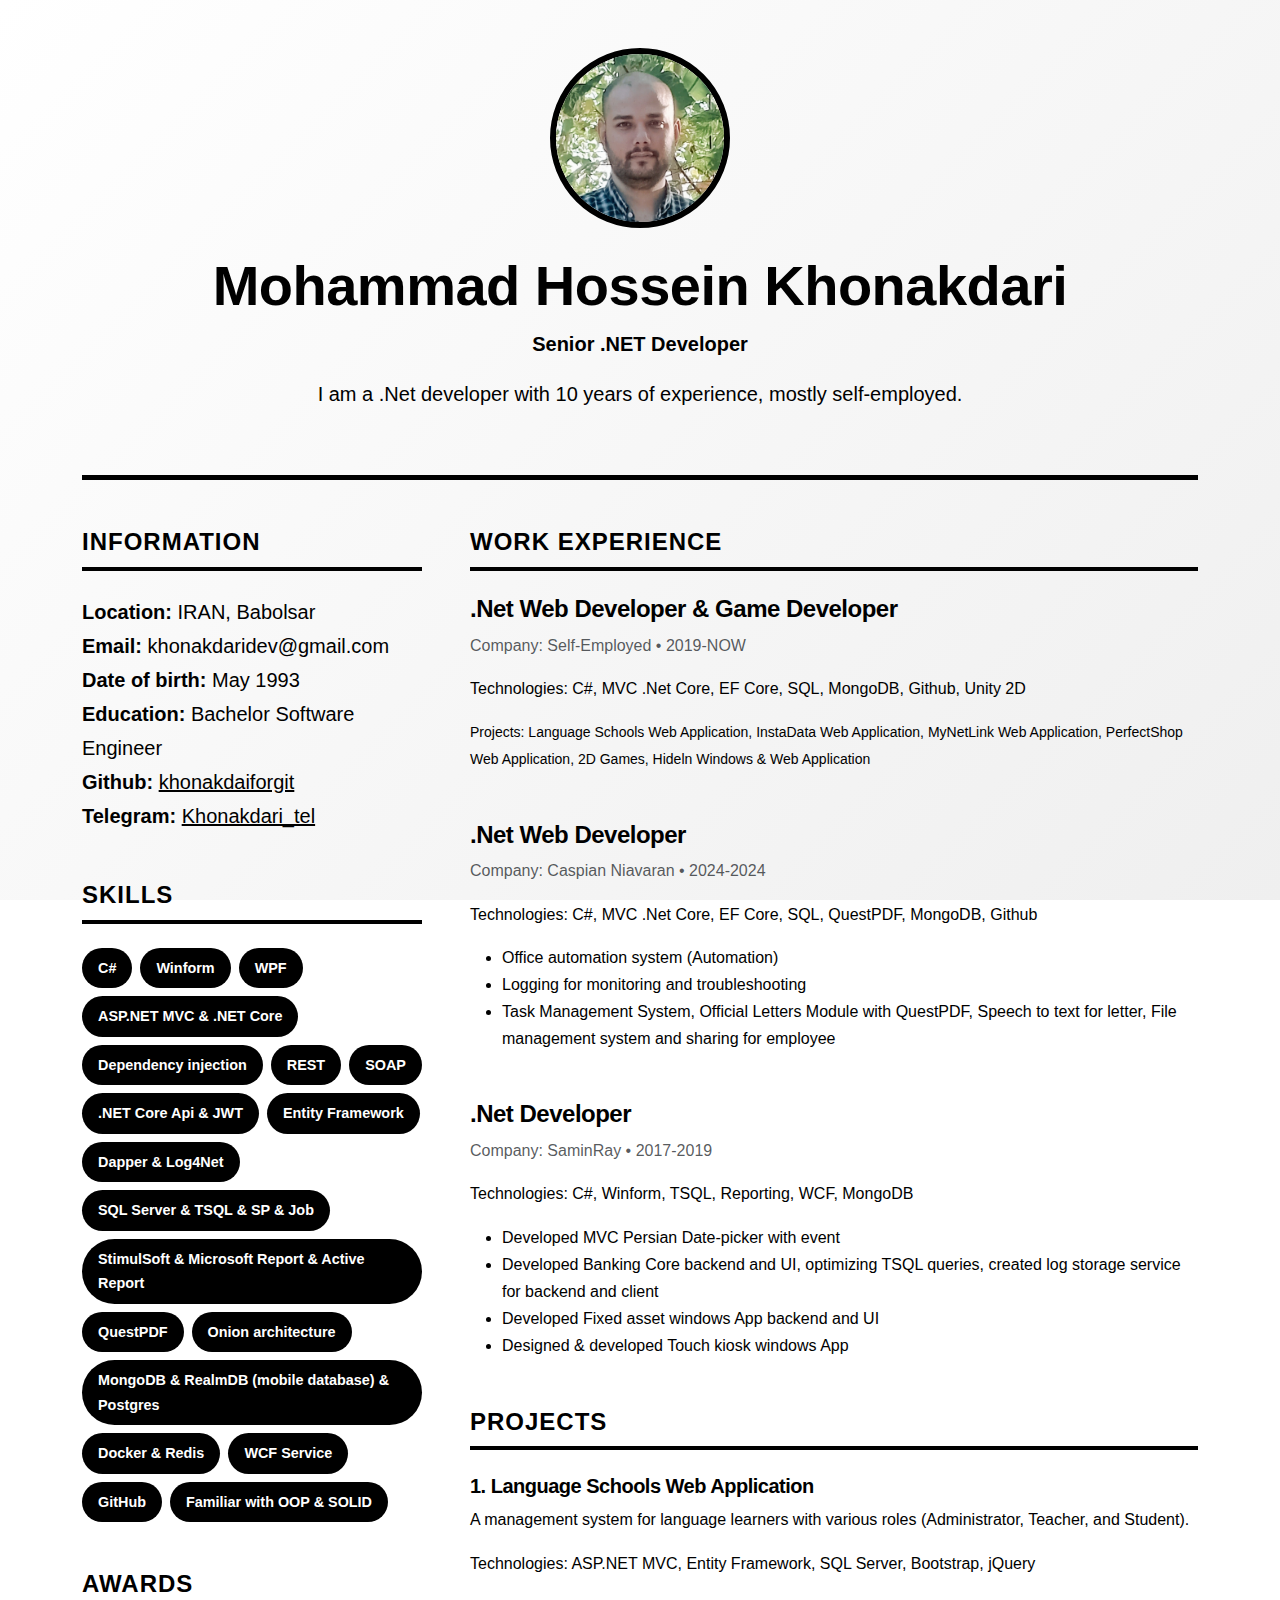
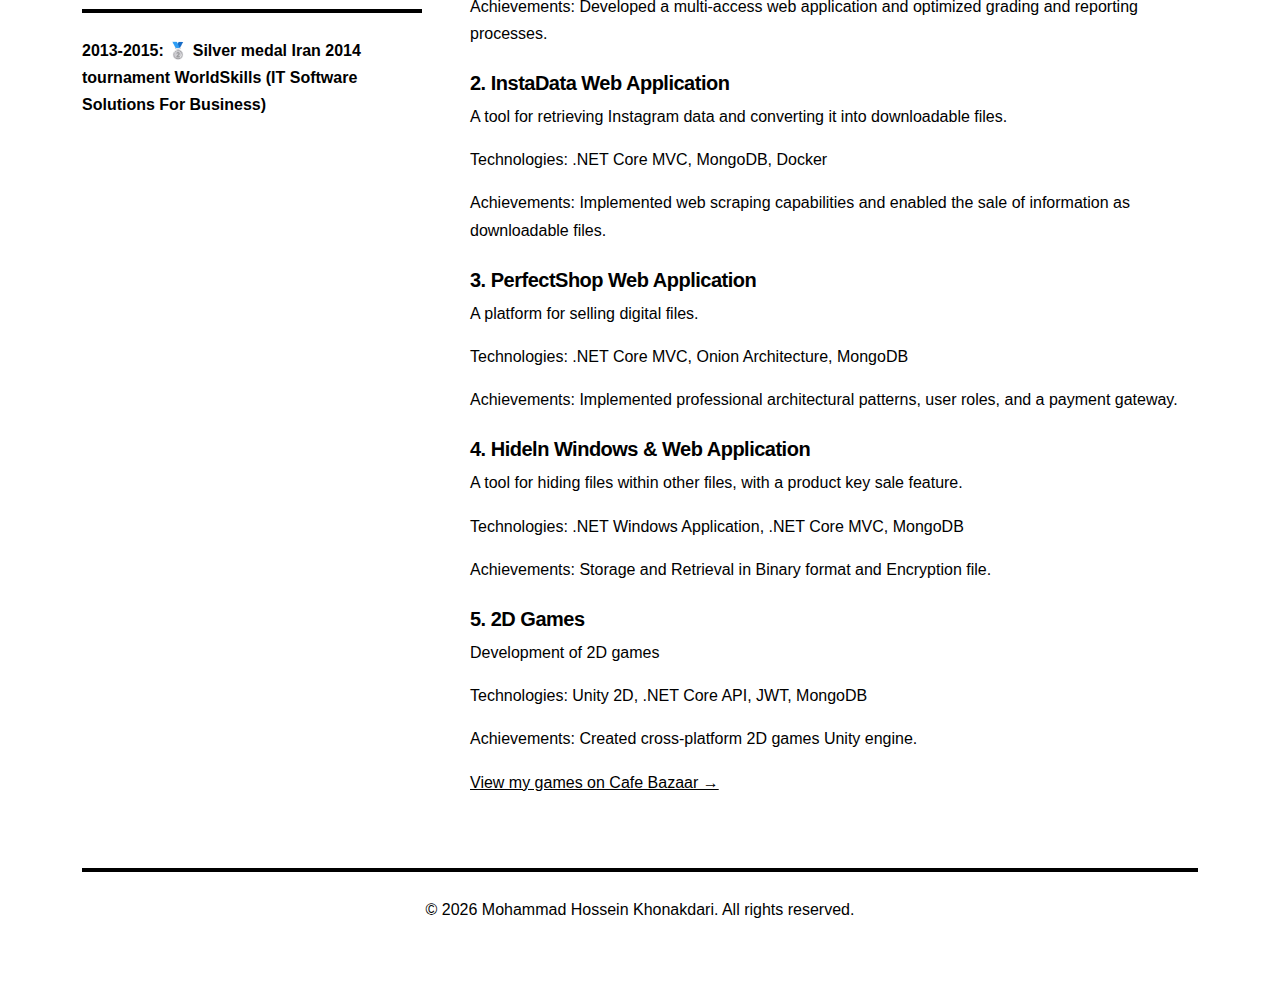
<file: inessx.html>
﻿<!DOCTYPE html>
<html lang="en" dir="ltr">
<head>
    <meta charset="UTF-8">
    <meta name="viewport" content="width=device-width, initial-scale=1.0">
    <title>Mohammad Hossein Khonakdari - Senior .NET Developer</title>
    <meta name="google-site-verification" content="ua5C8jaHw91OR3mntPOICjhn4kCFg5y7HLtRFRVEucc" />
    <meta name="description" content="Mohammad Hossein Khonakdari, a Senior .Net Developer">

    <!-- Bootstrap 5.3 -->
    <link href="https://cdn.jsdelivr.net/npm/bootstrap@5.3.3/dist/css/bootstrap.min.css" rel="stylesheet">
    <link rel="icon" href="data:,">
    <link rel="stylesheet" href="Style/style.css" />

</head>
<body class="bg-white text-black">

    <div class="container py-5">
        <!-- Header -->
        <header class="text-center mb-5 pb-5 border-bottom border-5 border-black">
            <img src="Images/ProfilePhoto.jpg" alt="Mohammad Hossein Khonakdari" class="rounded-circle profile-img mb-4">
            <h1 class="display-4 fw-bold">Mohammad Hossein Khonakdari</h1>
            <p class="lead fw-bold">Senior .NET Developer</p>
            <p class="fs-5">I am a .Net developer with 10 years of experience, mostly self-employed.</p>
        </header>

        <div class="row g-5">
            <!-- Left Column -->
            <div class="col-lg-4">

                <!-- Information -->
                <section class="mb-5">
                    <h2 class="section-title">Information</h2>
                    <ul class="list-unstyled fs-5">
                        <li><strong>Location:</strong> IRAN, Babolsar</li>
                        <li><strong>Email:</strong> khonakdaridev@gmail.com</li>
                        <li><strong>Date of birth:</strong> May 1993</li>
                        <li><strong>Education:</strong> Bachelor Software Engineer</li>
                        <li><strong>Github:</strong> <a href="https://github.com/khonakdaiforgit" target="_blank">khonakdaiforgit</a></li>
                        <li><strong>Telegram:</strong> <a href="https://t.me/Khonakdari_tel" target="_blank">Khonakdari_tel</a></li>
                    </ul>
                </section>

                <!-- Skills -->
                <section class="mb-5">
                    <h2 class="section-title">Skills</h2>
                    <div class="d-flex flex-wrap gap-2">
                        <span class="skill-tag">C#</span>
                        <span class="skill-tag">Winform</span>
                        <span class="skill-tag">WPF</span>
                        <span class="skill-tag">ASP.NET MVC & .NET Core</span>
                        <span class="skill-tag">Dependency injection</span>
                        <span class="skill-tag">REST</span>
                        <span class="skill-tag">SOAP</span>
                        <span class="skill-tag">.NET Core Api & JWT</span>
                        <span class="skill-tag">Entity Framework</span>
                        <span class="skill-tag">Dapper & Log4Net</span>
                        <span class="skill-tag">SQL Server & TSQL & SP & Job</span>
                        <span class="skill-tag">StimulSoft & Microsoft Report & Active Report</span>
                        <span class="skill-tag">QuestPDF</span>
                        <span class="skill-tag">Onion architecture</span>
                        <span class="skill-tag">MongoDB & RealmDB (mobile database) & Postgres</span>
                        <span class="skill-tag">Docker & Redis</span>
                        <span class="skill-tag">WCF Service</span>
                        <span class="skill-tag">GitHub</span>
                        <span class="skill-tag">Familiar with OOP & SOLID</span>
                    </div>
                </section>

                <!-- Awards -->
                <section class="mb-5">
                    <h2 class="section-title">Awards</h2>
                    <p class="fw-bold">2013-2015: 🥈 Silver medal Iran 2014 tournament WorldSkills (IT Software Solutions For Business)</p>
                </section>

            </div>

            <!-- Right Column -->
            <div class="col-lg-8">

                <!-- Work Experience -->
                <section class="mb-5">
                    <h2 class="section-title">Work Experience</h2>

                    <div class="mb-5">
                        <h4 class="fw-bold">.Net Web Developer & Game Developer</h4>
                        <p class="text-muted">Company: Self-Employed • 2019-NOW</p>
                        <p>Technologies: C#, MVC .Net Core, EF Core, SQL, MongoDB, Github, Unity 2D</p>
                        <small>Projects: Language Schools Web Application, InstaData Web Application, MyNetLink Web Application, PerfectShop Web Application, 2D Games, Hideln Windows & Web Application</small>
                    </div>

                    <div class="mb-5">
                        <h4 class="fw-bold">.Net Web Developer</h4>
                        <p class="text-muted">Company: Caspian Niavaran • 2024-2024</p>
                        <p>Technologies: C#, MVC .Net Core, EF Core, SQL, QuestPDF, MongoDB, Github</p>
                        <ul>
                            <li>Office automation system (Automation)</li>
                            <li>Logging for monitoring and troubleshooting</li>
                            <li>Task Management System, Official Letters Module with QuestPDF, Speech to text for letter, File management system and sharing for employee</li>
                        </ul>
                    </div>

                    <div class="mb-5">
                        <h4 class="fw-bold">.Net Developer</h4>
                        <p class="text-muted">Company: SaminRay • 2017-2019</p>
                        <p>Technologies: C#, Winform, TSQL, Reporting, WCF, MongoDB</p>
                        <ul>
                            <li>Developed MVC Persian Date-picker with event</li>
                            <li>Developed Banking Core backend and UI, optimizing TSQL queries, created log storage service for backend and client</li>
                            <li>Developed Fixed asset windows App backend and UI</li>
                            <li>Designed & developed Touch kiosk windows App</li>
                        </ul>
                    </div>
                </section>

                <!-- Projects -->
                <section>
                    <h2 class="section-title">Projects</h2>

                    <div class="mb-4">
                        <h5 class="fw-bold">1. Language Schools Web Application</h5>
                        <p>A management system for language learners with various roles (Administrator, Teacher, and Student).</p>
                        <p>Technologies: ASP.NET MVC, Entity Framework, SQL Server, Bootstrap, jQuery</p>
                        <p>Achievements: Developed a multi-access web application and optimized grading and reporting processes.</p>
                    </div>

                    <div class="mb-4">
                        <h5 class="fw-bold">2. InstaData Web Application</h5>
                        <p>A tool for retrieving Instagram data and converting it into downloadable files.</p>
                        <p>Technologies: .NET Core MVC, MongoDB, Docker</p>
                        <p>Achievements: Implemented web scraping capabilities and enabled the sale of information as downloadable files.</p>
                    </div>

                    <div class="mb-4">
                        <h5 class="fw-bold">3. PerfectShop Web Application</h5>
                        <p>A platform for selling digital files.</p>
                        <p>Technologies: .NET Core MVC, Onion Architecture, MongoDB</p>
                        <p>Achievements: Implemented professional architectural patterns, user roles, and a payment gateway.</p>
                    </div>

                    <div class="mb-4">
                        <h5 class="fw-bold">4. Hideln Windows & Web Application</h5>
                        <p>A tool for hiding files within other files, with a product key sale feature.</p>
                        <p>Technologies: .NET Windows Application, .NET Core MVC, MongoDB</p>
                        <p>Achievements: Storage and Retrieval in Binary format and Encryption file.</p>
                    </div>

                    <div class="mb-4">
                        <h5 class="fw-bold">5. 2D Games</h5>
                        <p>Development of 2D games</p>
                        <p>Technologies: Unity 2D, .NET Core API, JWT, MongoDB</p>
                        <p>Achievements: Created cross-platform 2D games Unity engine.</p>
                        <p><a href="https://cafebazaar.ir/developer/378601856738?l=en" target="_blank">View my games on Cafe Bazaar →</a></p>
                    </div>
                </section>

            </div>
        </div>

        <footer class="text-center mt-5 py-4 border-top border-4 border-black">
            <p class="mb-0">© <span id="currentYear"></span> Mohammad Hossein Khonakdari. All rights reserved.</p>
        </footer>
    </div>

    <script src="https://cdn.jsdelivr.net/npm/bootstrap@5.3.3/dist/js/bootstrap.bundle.min.js"></script>
    <script>
        document.getElementById('currentYear').textContent = new Date().getFullYear();
    </script>
</body>
</html>
</file>
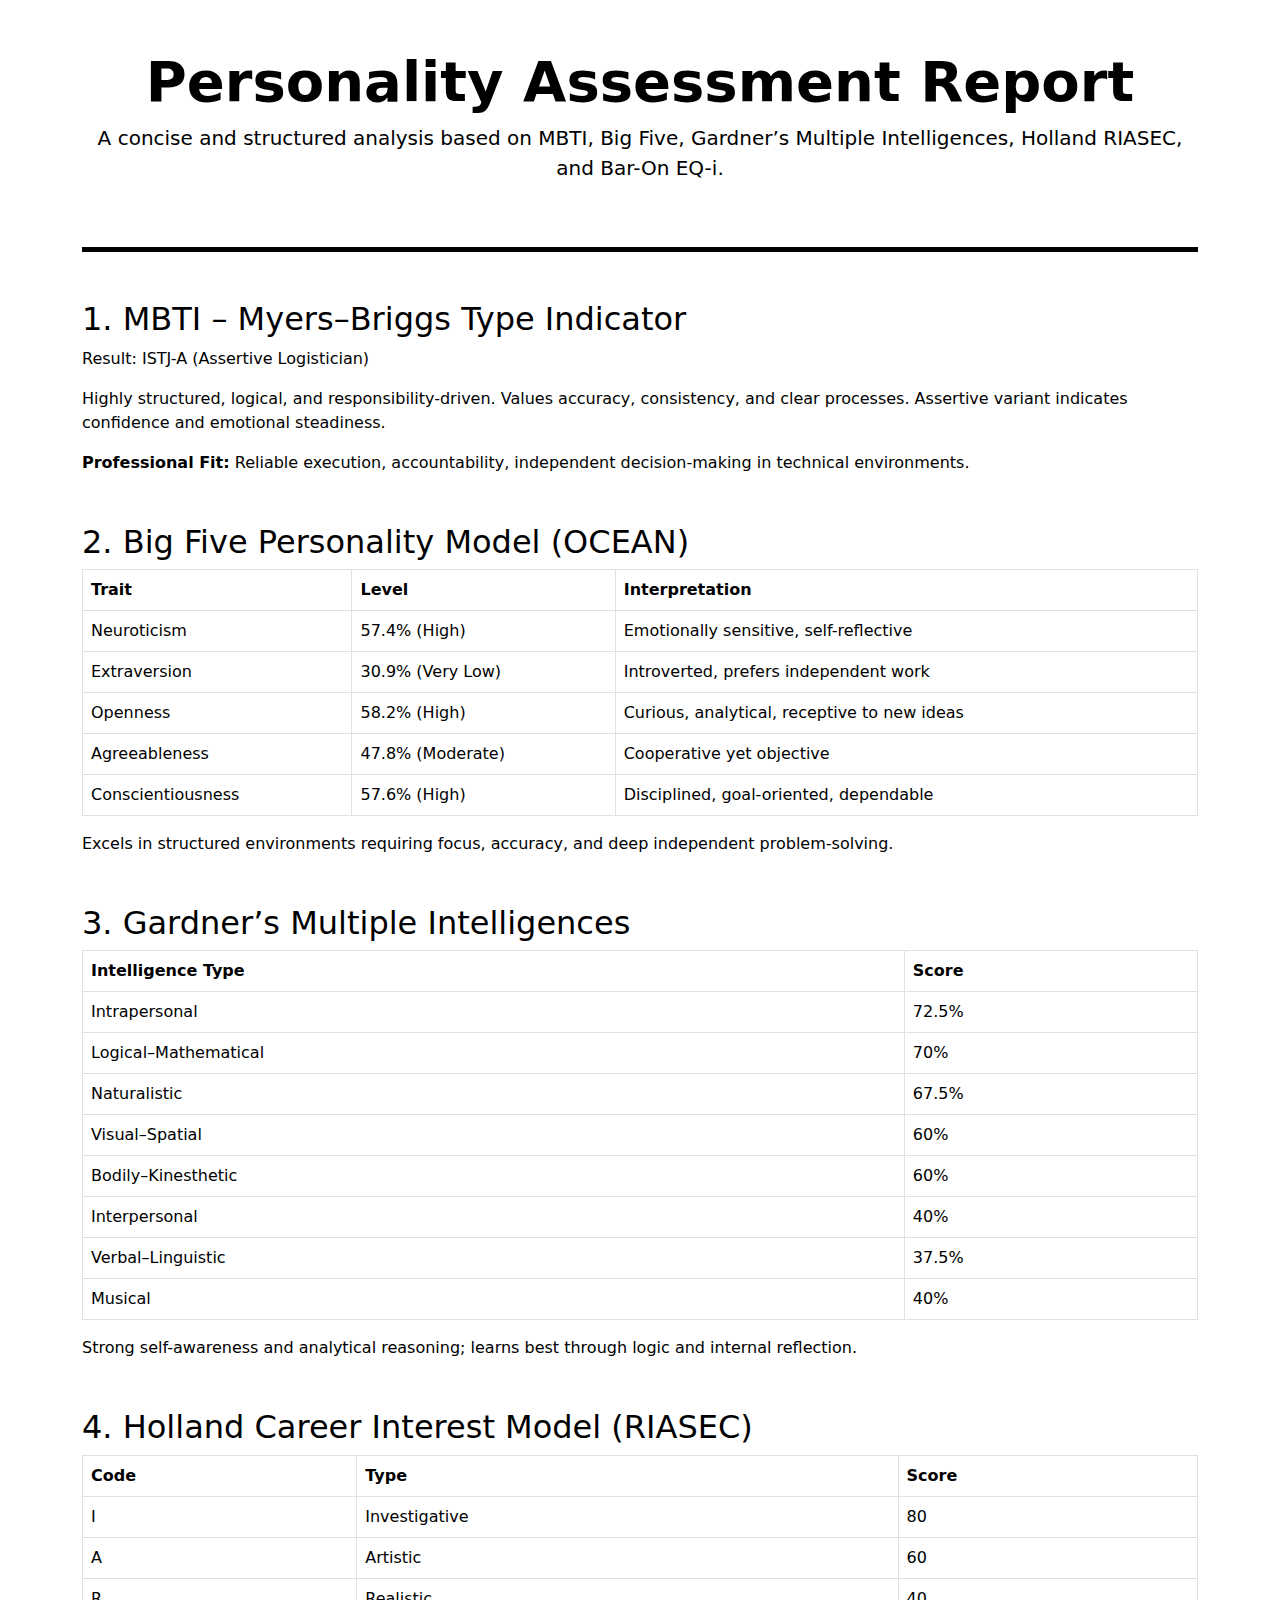
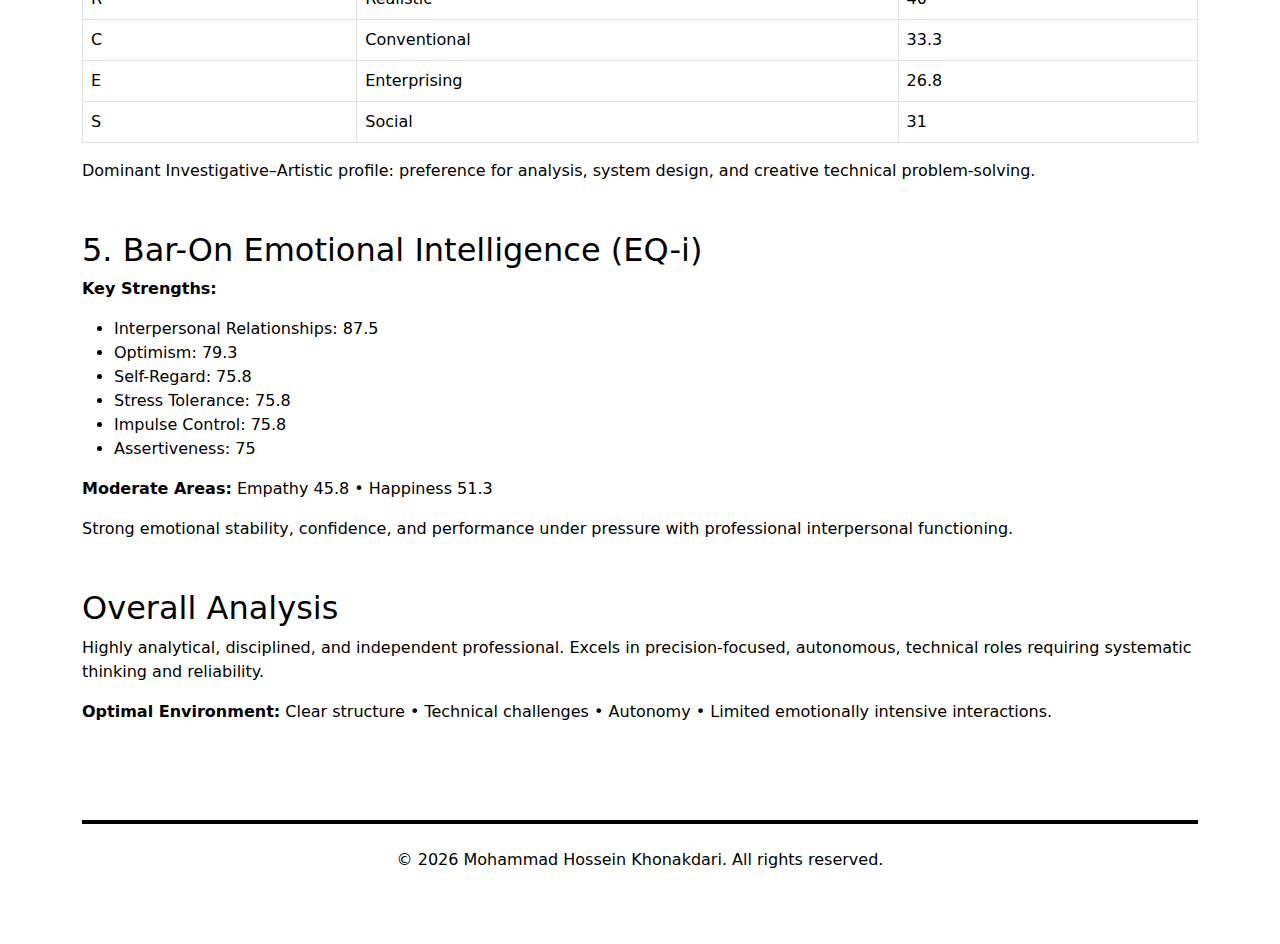
<file: PersonalityAssessmentReport (2).html>
﻿<!DOCTYPE html>
<html lang="en" dir="ltr" >
<head>
    <meta name="viewport" content="width=device-width, initial-scale=1.0">
    <title>Mohammad Hossein Khonakdari - Personality Assessment Report</title>
    <meta name="description" content="Personality Assessment Report - Mohammad Hossein Khonakdari">

    <!-- Bootstrap 5.3 -->
    <link href="https://cdn.jsdelivr.net/npm/bootstrap@5.3.3/dist/css/bootstrap.min.css" rel="stylesheet">
    <link rel="icon" href="data:,">
    <!--<link rel="stylesheet" href="Style/style.css" />-->
    
</head>
<body class="text-black">

    <div class="container py-5">
        <!-- Header -->
        <header class="text-center mb-5 pb-5 border-bottom border-5 border-black">
            <h1 class="display-4 fw-bold">Personality Assessment Report</h1>
            <p class="fs-5">A concise and structured analysis based on MBTI, Big Five, Gardner’s Multiple Intelligences, Holland RIASEC, and Bar-On EQ-i.</p>
        </header>

        <div class="row g-5">

            <div class="col">

                <!-- MBTI -->
                <section class="mb-5">
                    <h2 class="section-title">1. MBTI – Myers–Briggs Type Indicator</h2>
                    <div class="mb-4">
                        <p>Result: ISTJ-A (Assertive Logistician)</p>
                        <p>Highly structured, logical, and responsibility-driven. Values accuracy, consistency, and clear processes. Assertive variant indicates confidence and emotional steadiness.</p>
                        <p><strong>Professional Fit:</strong> Reliable execution, accountability, independent decision-making in technical environments.</p>
                    </div>
                </section>

                <!-- Big Five -->
                <section class="mb-5">
                    <h2 class="section-title">2. Big Five Personality Model (OCEAN)</h2>
                    <div class="table-responsive">
                        <table class="table table-bordered">
                            <thead>
                                <tr>
                                    <th>Trait</th>
                                    <th>Level</th>
                                    <th>Interpretation</th>
                                </tr>
                            </thead>
                            <tbody>
                                <tr><td>Neuroticism</td><td>57.4% (High)</td><td>Emotionally sensitive, self-reflective</td></tr>
                                <tr><td>Extraversion</td><td>30.9% (Very Low)</td><td>Introverted, prefers independent work</td></tr>
                                <tr><td>Openness</td><td>58.2% (High)</td><td>Curious, analytical, receptive to new ideas</td></tr>
                                <tr><td>Agreeableness</td><td>47.8% (Moderate)</td><td>Cooperative yet objective</td></tr>
                                <tr><td>Conscientiousness</td><td>57.6% (High)</td><td>Disciplined, goal-oriented, dependable</td></tr>
                            </tbody>
                        </table>
                    </div>
                    <p>Excels in structured environments requiring focus, accuracy, and deep independent problem-solving.</p>
                </section>

                <!-- Gardner -->
                <section class="mb-5">
                    <h2 class="section-title">3. Gardner’s Multiple Intelligences</h2>
                    <div class="table-responsive">
                        <table class="table table-bordered">
                            <thead>
                                <tr>
                                    <th>Intelligence Type</th>
                                    <th>Score</th>
                                </tr>
                            </thead>
                            <tbody>
                                <tr><td>Intrapersonal</td><td>72.5%</td></tr>
                                <tr><td>Logical–Mathematical</td><td>70%</td></tr>
                                <tr><td>Naturalistic</td><td>67.5%</td></tr>
                                <tr><td>Visual–Spatial</td><td>60%</td></tr>
                                <tr><td>Bodily–Kinesthetic</td><td>60%</td></tr>
                                <tr><td>Interpersonal</td><td>40%</td></tr>
                                <tr><td>Verbal–Linguistic</td><td>37.5%</td></tr>
                                <tr><td>Musical</td><td>40%</td></tr>
                            </tbody>
                        </table>
                    </div>
                    <p>Strong self-awareness and analytical reasoning; learns best through logic and internal reflection.</p>
                </section>

                <!-- Holland RIASEC -->
                <section class="mb-5">
                    <h2 class="section-title">4. Holland Career Interest Model (RIASEC)</h2>
                    <div class="table-responsive">
                        <table class="table table-bordered">
                            <thead>
                                <tr>
                                    <th>Code</th>
                                    <th>Type</th>
                                    <th>Score</th>
                                </tr>
                            </thead>
                            <tbody>
                                <tr><td>I</td><td>Investigative</td><td>80</td></tr>
                                <tr><td>A</td><td>Artistic</td><td>60</td></tr>
                                <tr><td>R</td><td>Realistic</td><td>40</td></tr>
                                <tr><td>C</td><td>Conventional</td><td>33.3</td></tr>
                                <tr><td>E</td><td>Enterprising</td><td>26.8</td></tr>
                                <tr><td>S</td><td>Social</td><td>31</td></tr>
                            </tbody>
                        </table>
                    </div>
                    <p>Dominant Investigative–Artistic profile: preference for analysis, system design, and creative technical problem-solving.</p>
                </section>

                <!-- EQ-i -->
                <section class="mb-5">
                    <h2 class="section-title">5. Bar-On Emotional Intelligence (EQ-i)</h2>
                    <p><strong>Key Strengths:</strong></p>
                    <ul>
                        <li>Interpersonal Relationships: 87.5</li>
                        <li>Optimism: 79.3</li>
                        <li>Self-Regard: 75.8</li>
                        <li>Stress Tolerance: 75.8</li>
                        <li>Impulse Control: 75.8</li>
                        <li>Assertiveness: 75</li>
                    </ul>
                    <p><strong>Moderate Areas:</strong> Empathy 45.8 • Happiness 51.3</p>
                    <p>Strong emotional stability, confidence, and performance under pressure with professional interpersonal functioning.</p>
                </section>

                <!-- Overall -->
                <section class="mb-5">
                    <h2 class="section-title">Overall Analysis</h2>
                    <p>Highly analytical, disciplined, and independent professional. Excels in precision-focused, autonomous, technical roles requiring systematic thinking and reliability.</p>
                    <p><strong>Optimal Environment:</strong> Clear structure • Technical challenges • Autonomy • Limited emotionally intensive interactions.</p>
                </section>

            </div>
        </div>

        <footer class="text-center mt-5 py-4 border-top border-4 border-black">
            <p class="mb-0">© <span id="currentYear"></span> Mohammad Hossein Khonakdari. All rights reserved.</p>
        </footer>
    </div>

    <script src="https://cdn.jsdelivr.net/npm/bootstrap@5.3.3/dist/js/bootstrap.bundle.min.js"></script>
    <script>
        document.getElementById('currentYear').textContent = new Date().getFullYear();
    </script>
</body>
</html>
</file>
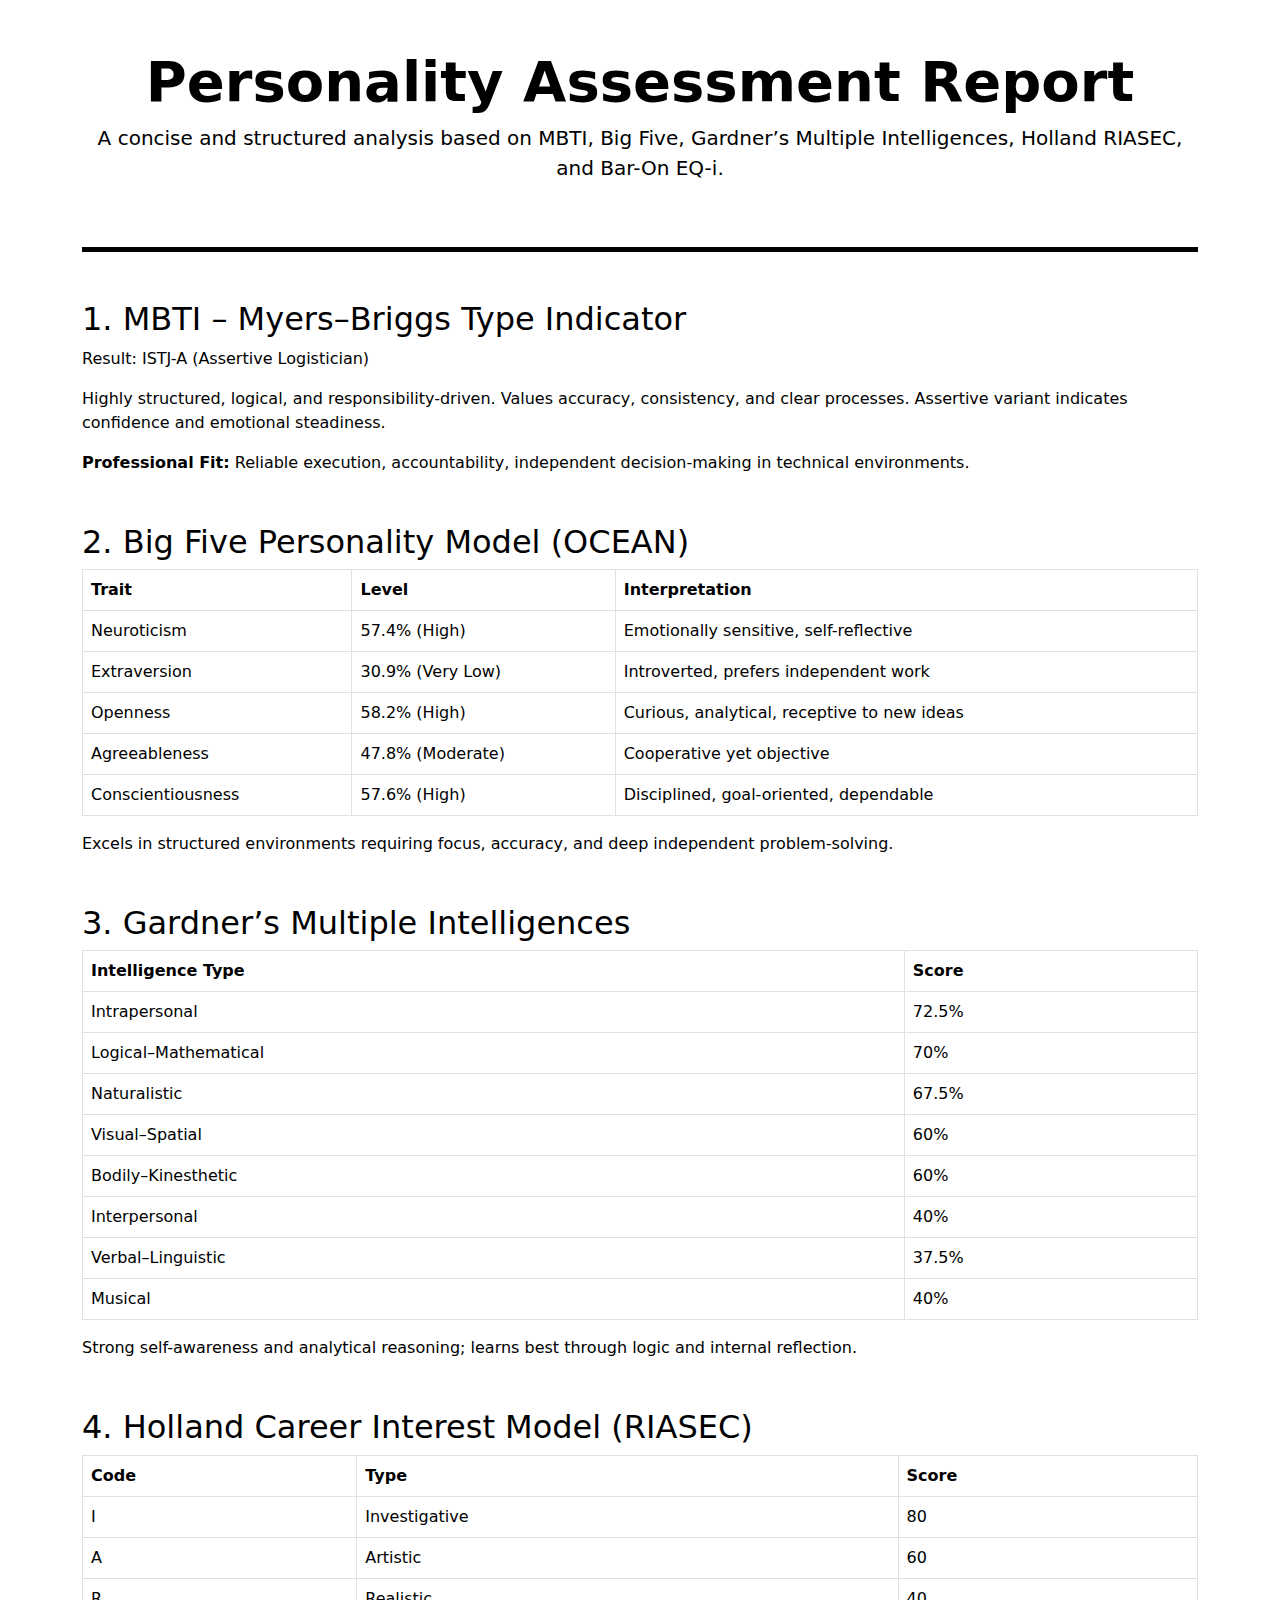
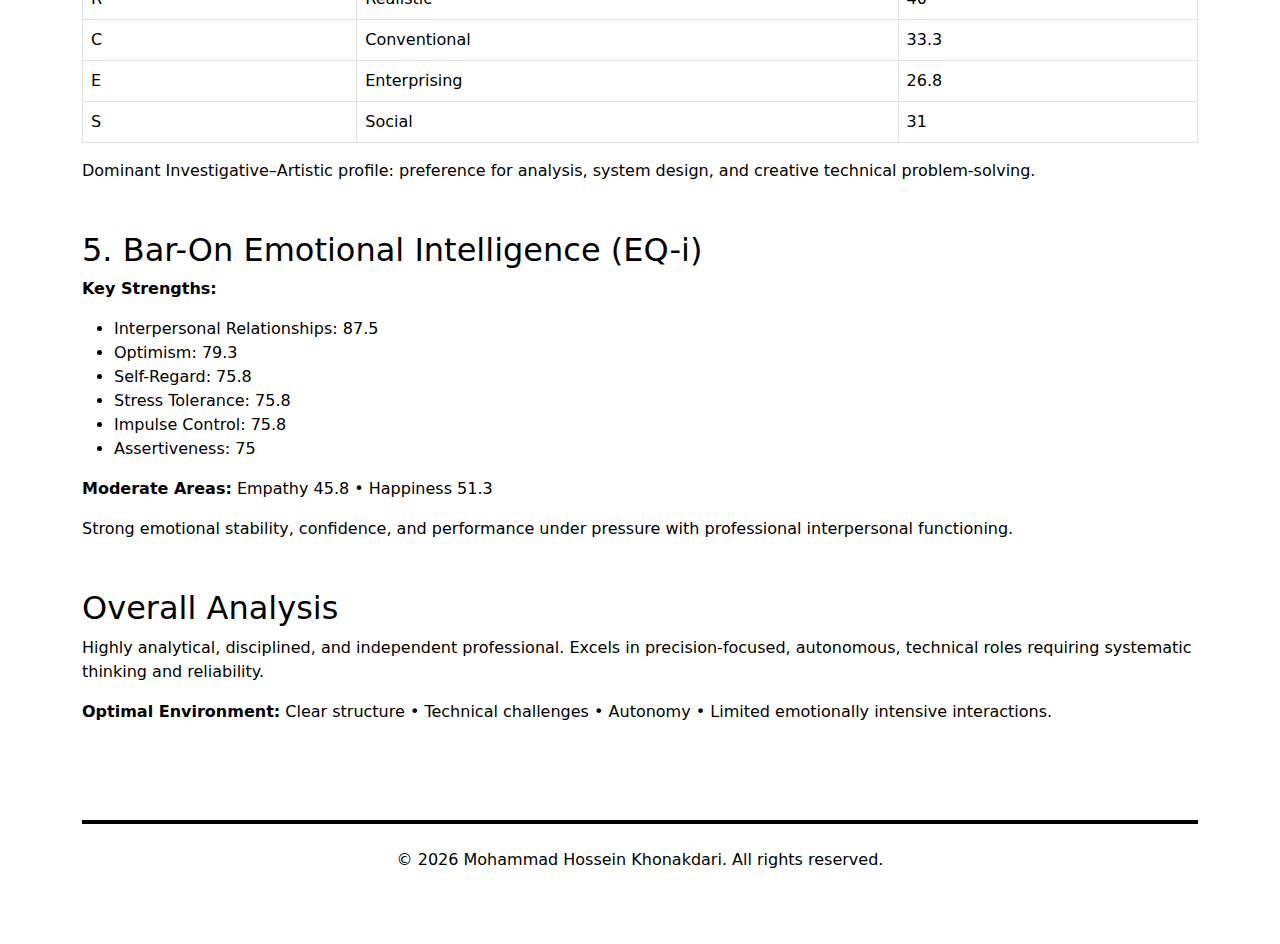
<file: PersonalityAssessmentReport.html>
﻿<!DOCTYPE html>
<html lang="en" dir="ltr" >
<head>
    <meta name="viewport" content="width=device-width, initial-scale=1.0">
    <title>Mohammad Hossein Khonakdari - Personality Assessment Report</title>
    <meta name="description" content="Personality Assessment Report - Mohammad Hossein Khonakdari">

    <!-- Bootstrap 5.3 -->
    <link href="https://cdn.jsdelivr.net/npm/bootstrap@5.3.3/dist/css/bootstrap.min.css" rel="stylesheet">
    <link rel="icon" href="data:,">
    <!--<link rel="stylesheet" href="Style/style.css" />-->
    

</head>
<body class="text-black">

    <div class="container py-5">
        <!-- Header -->
        <header class="text-center mb-5 pb-5 border-bottom border-5 border-black">
            <h1 class="display-4 fw-bold">Personality Assessment Report</h1>
            <p class="fs-5">A concise and structured analysis based on MBTI, Big Five, Gardner’s Multiple Intelligences, Holland RIASEC, and Bar-On EQ-i.</p>
        </header>

        <div class="row g-5">

            <div class="col">

                <!-- MBTI -->
                <section class="mb-5">
                    <h2 class="section-title">1. MBTI – Myers–Briggs Type Indicator</h2>
                    <div class="mb-4">
                        <p>Result: ISTJ-A (Assertive Logistician)</p>
                        <p>Highly structured, logical, and responsibility-driven. Values accuracy, consistency, and clear processes. Assertive variant indicates confidence and emotional steadiness.</p>
                        <p><strong>Professional Fit:</strong> Reliable execution, accountability, independent decision-making in technical environments.</p>
                    </div>
                </section>

                <!-- Big Five -->
                <section class="mb-5">
                    <h2 class="section-title">2. Big Five Personality Model (OCEAN)</h2>
                    <div class="table-responsive">
                        <table class="table table-bordered">
                            <thead>
                                <tr>
                                    <th>Trait</th>
                                    <th>Level</th>
                                    <th>Interpretation</th>
                                </tr>
                            </thead>
                            <tbody>
                                <tr><td>Neuroticism</td><td>57.4% (High)</td><td>Emotionally sensitive, self-reflective</td></tr>
                                <tr><td>Extraversion</td><td>30.9% (Very Low)</td><td>Introverted, prefers independent work</td></tr>
                                <tr><td>Openness</td><td>58.2% (High)</td><td>Curious, analytical, receptive to new ideas</td></tr>
                                <tr><td>Agreeableness</td><td>47.8% (Moderate)</td><td>Cooperative yet objective</td></tr>
                                <tr><td>Conscientiousness</td><td>57.6% (High)</td><td>Disciplined, goal-oriented, dependable</td></tr>
                            </tbody>
                        </table>
                    </div>
                    <p>Excels in structured environments requiring focus, accuracy, and deep independent problem-solving.</p>
                </section>

                <!-- Gardner -->
                <section class="mb-5">
                    <h2 class="section-title">3. Gardner’s Multiple Intelligences</h2>
                    <div class="table-responsive">
                        <table class="table table-bordered">
                            <thead>
                                <tr>
                                    <th>Intelligence Type</th>
                                    <th>Score</th>
                                </tr>
                            </thead>
                            <tbody>
                                <tr><td>Intrapersonal</td><td>72.5%</td></tr>
                                <tr><td>Logical–Mathematical</td><td>70%</td></tr>
                                <tr><td>Naturalistic</td><td>67.5%</td></tr>
                                <tr><td>Visual–Spatial</td><td>60%</td></tr>
                                <tr><td>Bodily–Kinesthetic</td><td>60%</td></tr>
                                <tr><td>Interpersonal</td><td>40%</td></tr>
                                <tr><td>Verbal–Linguistic</td><td>37.5%</td></tr>
                                <tr><td>Musical</td><td>40%</td></tr>
                            </tbody>
                        </table>
                    </div>
                    <p>Strong self-awareness and analytical reasoning; learns best through logic and internal reflection.</p>
                </section>

                <!-- Holland RIASEC -->
                <section class="mb-5">
                    <h2 class="section-title">4. Holland Career Interest Model (RIASEC)</h2>
                    <div class="table-responsive">
                        <table class="table table-bordered">
                            <thead>
                                <tr>
                                    <th>Code</th>
                                    <th>Type</th>
                                    <th>Score</th>
                                </tr>
                            </thead>
                            <tbody>
                                <tr><td>I</td><td>Investigative</td><td>80</td></tr>
                                <tr><td>A</td><td>Artistic</td><td>60</td></tr>
                                <tr><td>R</td><td>Realistic</td><td>40</td></tr>
                                <tr><td>C</td><td>Conventional</td><td>33.3</td></tr>
                                <tr><td>E</td><td>Enterprising</td><td>26.8</td></tr>
                                <tr><td>S</td><td>Social</td><td>31</td></tr>
                            </tbody>
                        </table>
                    </div>
                    <p>Dominant Investigative–Artistic profile: preference for analysis, system design, and creative technical problem-solving.</p>
                </section>

                <!-- EQ-i -->
                <section class="mb-5">
                    <h2 class="section-title">5. Bar-On Emotional Intelligence (EQ-i)</h2>
                    <p><strong>Key Strengths:</strong></p>
                    <ul>
                        <li>Interpersonal Relationships: 87.5</li>
                        <li>Optimism: 79.3</li>
                        <li>Self-Regard: 75.8</li>
                        <li>Stress Tolerance: 75.8</li>
                        <li>Impulse Control: 75.8</li>
                        <li>Assertiveness: 75</li>
                    </ul>
                    <p><strong>Moderate Areas:</strong> Empathy 45.8 • Happiness 51.3</p>
                    <p>Strong emotional stability, confidence, and performance under pressure with professional interpersonal functioning.</p>
                </section>

                <!-- Overall -->
                <section class="mb-5">
                    <h2 class="section-title">Overall Analysis</h2>
                    <p>Highly analytical, disciplined, and independent professional. Excels in precision-focused, autonomous, technical roles requiring systematic thinking and reliability.</p>
                    <p><strong>Optimal Environment:</strong> Clear structure • Technical challenges • Autonomy • Limited emotionally intensive interactions.</p>
                </section>

            </div>
        </div>

        <footer class="text-center mt-5 py-4 border-top border-4 border-black">
            <p class="mb-0">© <span id="currentYear"></span> Mohammad Hossein Khonakdari. All rights reserved.</p>
        </footer>
    </div>

    <script src="https://cdn.jsdelivr.net/npm/bootstrap@5.3.3/dist/js/bootstrap.bundle.min.js"></script>
    <script>
        document.getElementById('currentYear').textContent = new Date().getFullYear();
    </script>
</body>
</html>
</file>
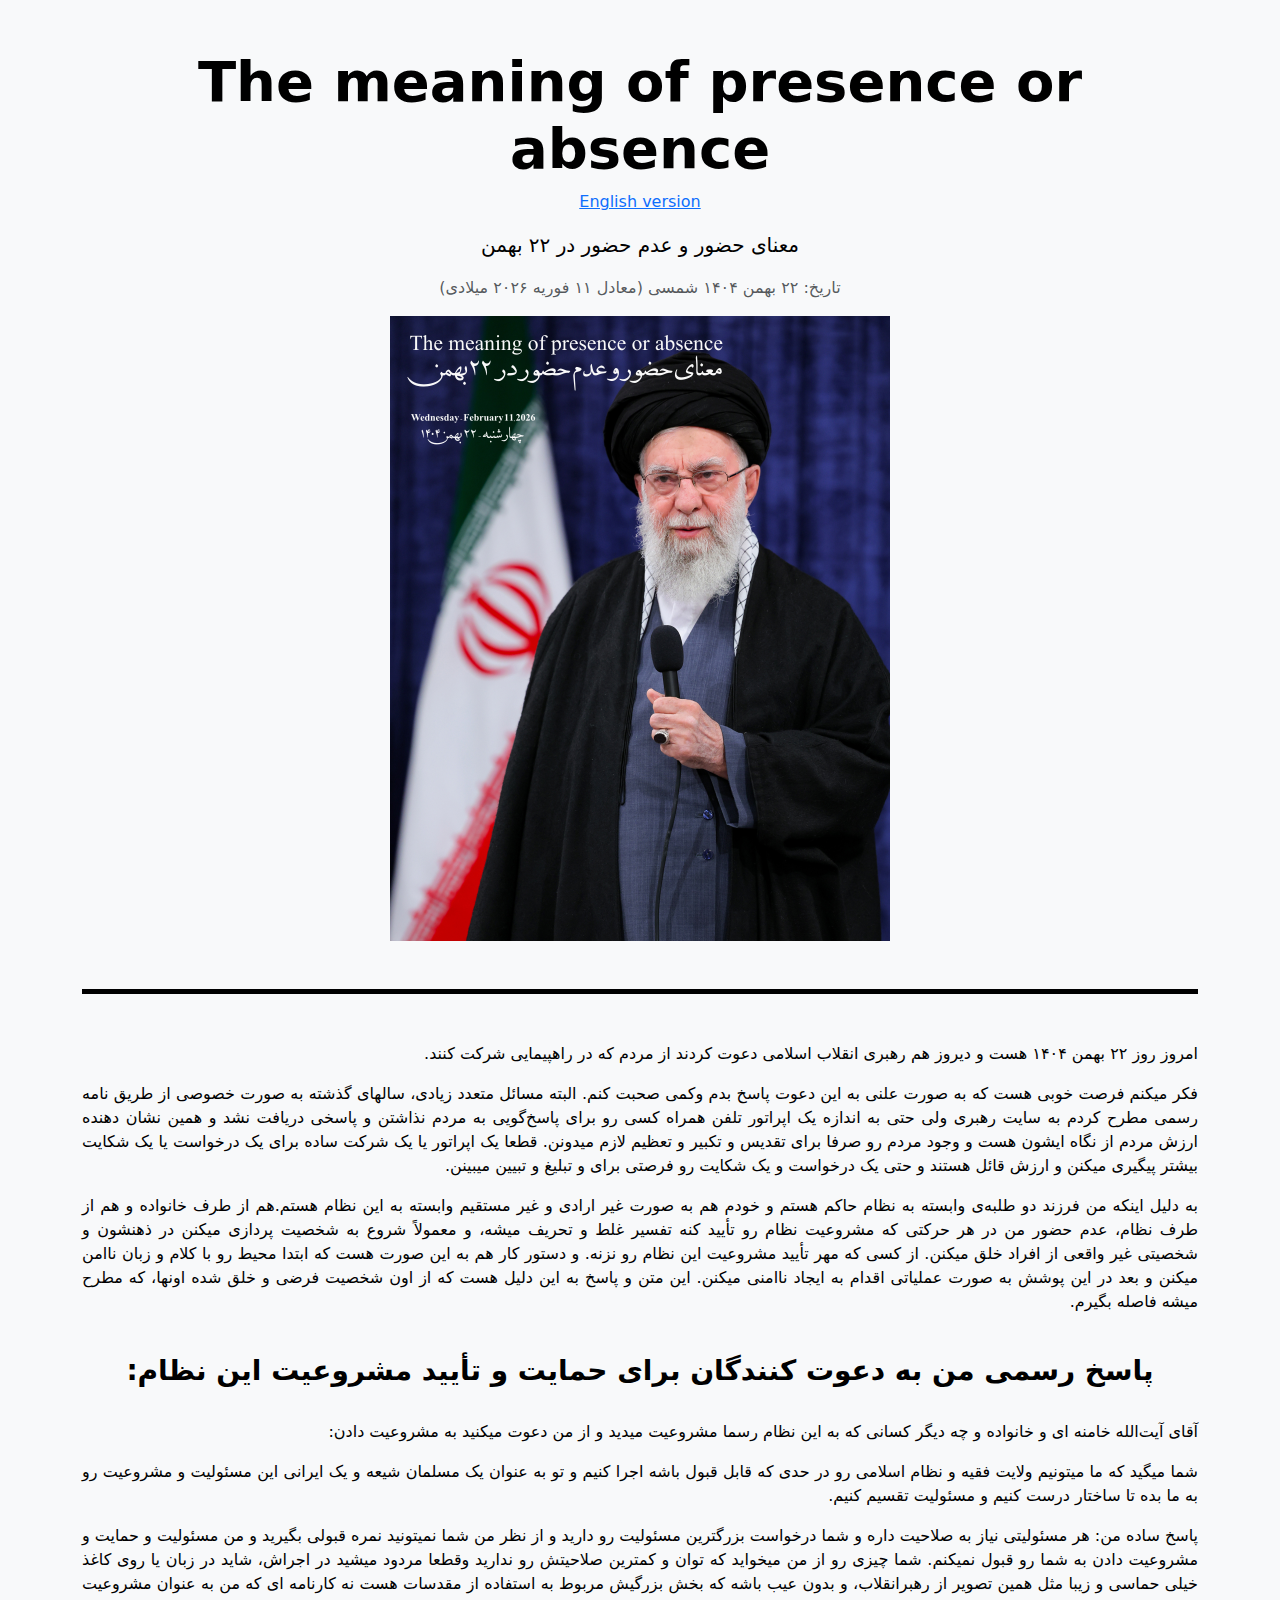
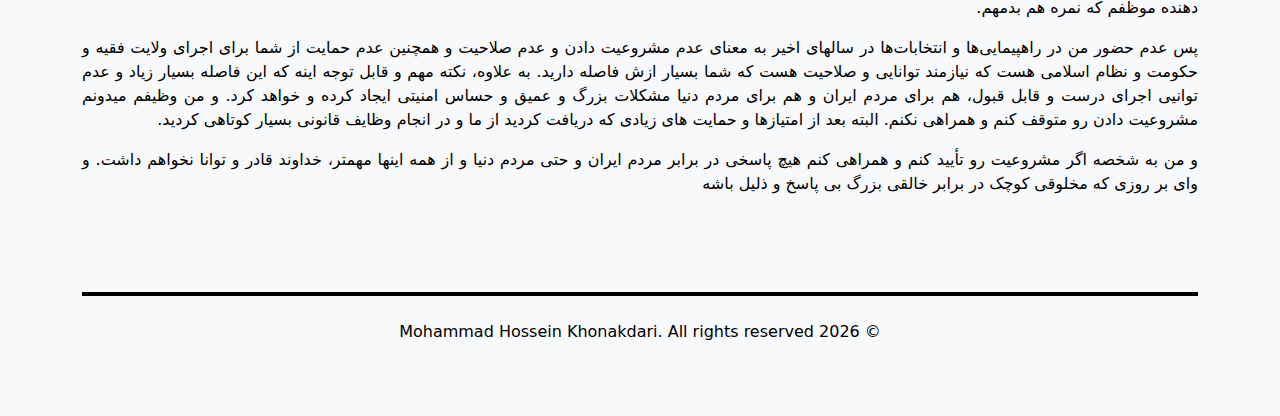
<file: Replay.html>
﻿<!DOCTYPE html>
<html lang="fa" dir="rtl">
<head>
    <meta name="viewport" content="width=device-width, initial-scale=1.0">
    <title>بیانیه پاسخ به دعوت راهپیمایی ۲۲ بهمن ۱۴۰۴ - Mohammad Hossein Khonakdari</title>
    <meta name="description" content="پاسخ علنی و رسمی به دعوت رهبری انقلاب اسلامی برای شرکت در راهپیمایی و تأیید مشروعیت نظام">
    <!-- Bootstrap 5.3 -->
    <link href="https://cdn.jsdelivr.net/npm/bootstrap@5.3.3/dist/css/bootstrap.min.css" rel="stylesheet">
    <link rel="icon" href="data:,">
</head>
<body class="text-black bg-light">
    <div class="container py-5">
        <!-- Header -->
        <header class="text-center mb-5 pb-5 border-bottom border-5 border-black">
            <h1 class="display-4 fw-bold"> The meaning of presence or absence</h1>
            <p>
                <a href="Replay_En.html">English version</a>
            </p>
            <p class="fs-5">معنای حضور و عدم حضور در  ۲۲ بهمن</p>
            <p class="text-muted">تاریخ: ۲۲ بهمن ۱۴۰۴ شمسی (معادل ۱۱ فوریه ۲۰۲۶ میلادی)</p>

            <img src="Images/Replay_Low.png" alt="Khamenei Replay" class="img-fluid">
        </header>

        <div class="row g-5">
            <div class="col">

                <section class="mb-5">
                    <div class="mb-4" style="justify-content: left; text-align: justify;">
                        <p>امروز روز ۲۲ بهمن ۱۴۰۴ هست و دیروز هم رهبری انقلاب اسلامی دعوت کردند از مردم که در راهپیمایی شرکت کنند.</p>
                        <p>فکر میکنم فرصت خوبی هست که به صورت علنی به این دعوت پاسخ بدم وکمی صحبت کنم. البته مسائل متعدد زیادی، سالهای گذشته به صورت خصوصی از طریق نامه رسمی مطرح کردم به سایت رهبری ولی حتی به اندازه یک اپراتور تلفن همراه کسی رو برای پاسخ‌گویی به مردم نذاشتن و پاسخی دریافت نشد و همین نشان دهنده ارزش مردم از نگاه ایشون هست و وجود مردم رو صرفا برای تقدیس و تکبیر و تعظیم لازم میدونن. قطعا یک اپراتور یا یک شرکت ساده برای یک درخواست یا یک شکایت بیشتر پیگیری میکنن و ارزش قائل هستند و حتی یک درخواست و یک شکایت رو فرصتی برای و تبلیغ و تبیین میبینن.</p>
                        <p>به دلیل اینکه من فرزند دو  طلبه‌ی وابسته به نظام حاکم هستم و خودم هم به صورت غیر ارادی و غیر مستقیم وابسته به این نظام هستم.هم از طرف خانواده و هم از طرف نظام، عدم حضور من در هر حرکتی که مشروعیت نظام رو تأیید کنه تفسیر غلط و تحریف میشه، و معمولاً شروع به شخصیت پردازی میکنن در ذهنشون و شخصیتی غیر واقعی از افراد خلق میکنن. از کسی که مهر تأیید مشروعیت این نظام رو نزنه. و دستور کار هم به این صورت هست که ابتدا محیط رو با کلام و زبان ناامن میکنن و بعد در این پوشش به صورت عملیاتی اقدام به ایجاد ناامنی میکنن. این متن و پاسخ به این دلیل هست که از اون شخصیت فرضی و خلق شده اونها، که مطرح میشه فاصله بگیرم.</p>
                        <br />
                        <h3 class="fw-bold text-center">پاسخ رسمی من به دعوت کنندگان برای حمایت و تأیید مشروعیت این نظام:</h3>
                        <br />
                        <p>آقای آیت‌الله خامنه ای و خانواده و چه دیگر کسانی که به این نظام رسما مشروعیت میدید و از من دعوت میکنید به مشروعیت دادن:</p>
                        <p>شما میگید که ما میتونیم ولایت فقیه و نظام اسلامی رو در حدی که قابل قبول باشه اجرا کنیم و تو به عنوان یک مسلمان شیعه و یک ایرانی این مسئولیت و مشروعیت رو به ما بده تا ساختار درست کنیم و مسئولیت تقسیم کنیم.</p>
                        <p>
                            پاسخ ساده من: هر مسئولیتی نیاز به صلاحیت داره و شما درخواست بزرگترین مسئولیت رو دارید و از نظر من شما نمیتونید نمره قبولی بگیرید و من مسئولیت و حمایت و مشروعیت دادن به شما رو قبول نمیکنم. شما چیزی رو از من میخواید که توان و کمترین صلاحیتش رو ندارید وقطعا مردود میشید در اجراش، شاید در زبان یا روی کاغذ خیلی حماسی و زیبا مثل همین تصویر از رهبرانقلاب، و بدون عیب باشه که بخش بزرگیش مربوط به استفاده از مقدسات هست نه کارنامه ای که من به عنوان مشروعیت دهنده موظفم که نمره هم بدمهم.
                        </p>
                        <p>پس عدم حضور من در راهپیمایی‌ها و انتخابات‌ها در سالهای اخیر به معنای عدم مشروعیت دادن و عدم صلاحیت و همچنین عدم حمایت از شما برای اجرای ولایت فقیه و حکومت و نظام اسلامی هست که نیازمند توانایی و صلاحیت هست که شما بسیار ازش فاصله دارید. به علاوه، نکته مهم و قابل توجه اینه که این فاصله بسیار زیاد و عدم توانیی اجرای درست و قابل قبول، هم برای مردم ایران و هم برای مردم دنیا مشکلات بزرگ و عمیق و حساس امنیتی ایجاد کرده و خواهد کرد. و من وظیفم میدونم مشروعیت دادن رو متوقف کنم و همراهی نکنم. البته بعد از امتیازها و حمایت های زیادی که دریافت کردید از ما و در انجام وظایف قانونی بسیار کوتاهی کردید.</p>
                        <p>و من به شخصه اگر مشروعیت رو تأیید کنم و همراهی کنم هیچ پاسخی در برابر مردم ایران و حتی مردم دنیا و از همه اینها مهمتر، خداوند قادر و توانا نخواهم داشت. و وای بر روزی که مخلوقی کوچک در برابر خالقی بزرگ بی پاسخ و ذلیل باشه</p>
                    </div>
                </section>

            </div>
        </div>

        <footer class="text-center mt-5 py-4 border-top border-4 border-black">
            <p class="mb-0">© <span id="currentYear"></span> Mohammad Hossein Khonakdari. All rights reserved</p>
        </footer>
    </div>

    <script src="https://cdn.jsdelivr.net/npm/bootstrap@5.3.3/dist/js/bootstrap.bundle.min.js"></script>
    <script>
        document.getElementById('currentYear').textContent = new Date().getFullYear();
    </script>
</body>
</html>
</file>
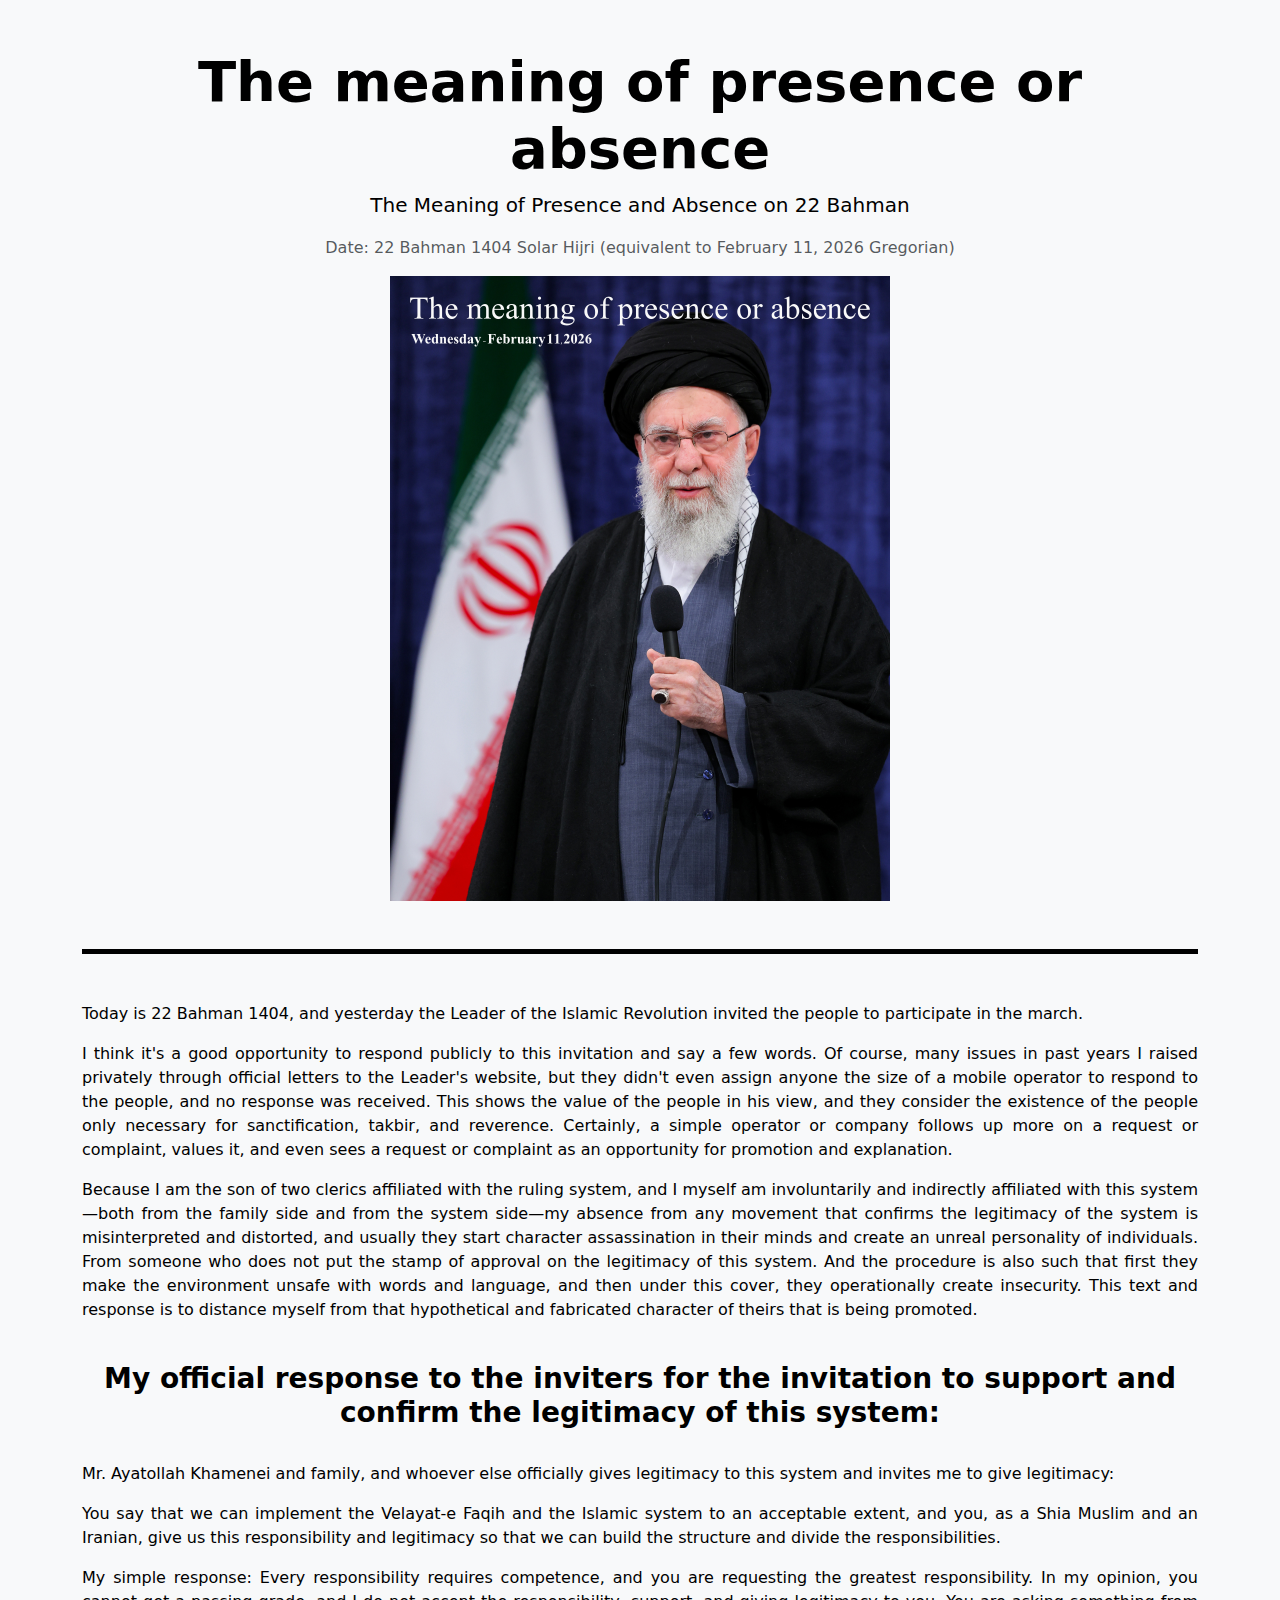
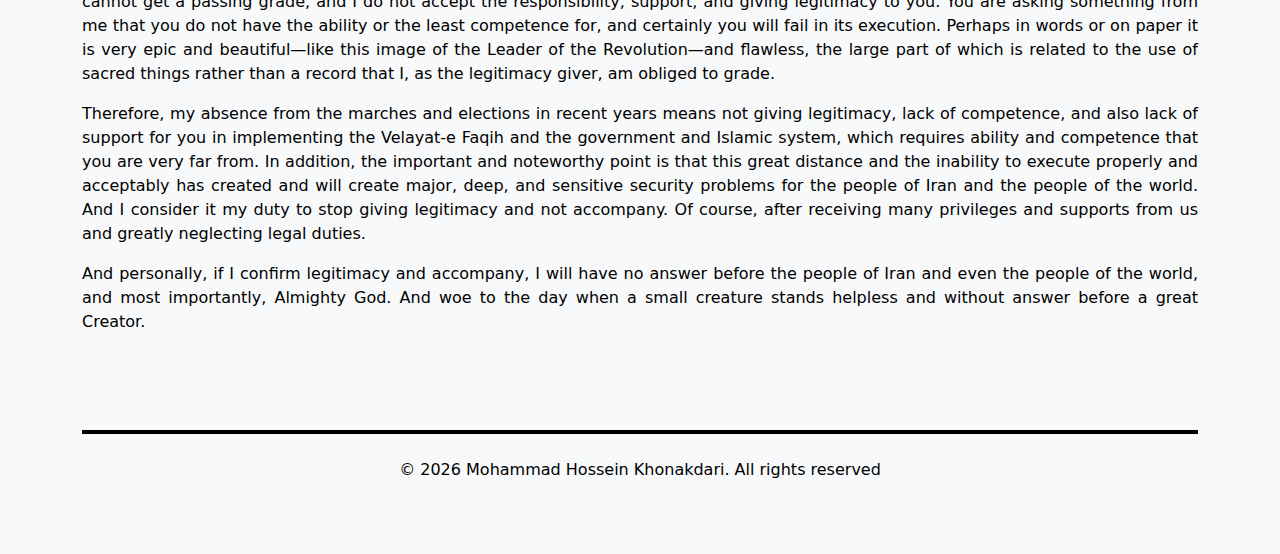
<file: Replay_En.html>
﻿<!DOCTYPE html>
<html lang="en" dir="ltr">
<head>
    <meta name="viewport" content="width=device-width, initial-scale=1.0">
    <title>Statement: Response to the Invitation for the 22 Bahman 1404 March - Mohammad Hossein Khonakdari</title>
    <meta name="description" content="Public and official response to the invitation of the Leader of the Islamic Revolution to participate in the march and confirm the legitimacy of the system">
    <!-- Bootstrap 5.3 -->
    <link href="https://cdn.jsdelivr.net/npm/bootstrap@5.3.3/dist/css/bootstrap.min.css" rel="stylesheet">
    <link rel="icon" href="data:,">
</head>
<body class="text-black bg-light">
    <div class="container py-5">
        <!-- Header -->
        <header class="text-center mb-5 pb-5 border-bottom border-5 border-black">
            <h1 class="display-4 fw-bold">The meaning of presence or absence</h1>
            <p class="fs-5">The Meaning of Presence and Absence on 22 Bahman</p>
            <p class="text-muted">Date: 22 Bahman 1404 Solar Hijri (equivalent to February 11, 2026 Gregorian)</p>
            <img src="Images/Replay_Low_EN.png" alt="Khamenei Replay" class="img-fluid">
        </header>
        <div class="row g-5">
            <div class="col">
                <section class="mb-5">
                    <div class="mb-4" style="justify-content: left; text-align: justify;">
                        <p>Today is 22 Bahman 1404, and yesterday the Leader of the Islamic Revolution invited the people to participate in the march.</p>
                        <p>I think it's a good opportunity to respond publicly to this invitation and say a few words. Of course, many issues in past years I raised privately through official letters to the Leader's website, but they didn't even assign anyone the size of a mobile operator to respond to the people, and no response was received. This shows the value of the people in his view, and they consider the existence of the people only necessary for sanctification, takbir, and reverence. Certainly, a simple operator or company follows up more on a request or complaint, values it, and even sees a request or complaint as an opportunity for promotion and explanation.</p>
                        <p>Because I am the son of two clerics affiliated with the ruling system, and I myself am involuntarily and indirectly affiliated with this system—both from the family side and from the system side—my absence from any movement that confirms the legitimacy of the system is misinterpreted and distorted, and usually they start character assassination in their minds and create an unreal personality of individuals. From someone who does not put the stamp of approval on the legitimacy of this system. And the procedure is also such that first they make the environment unsafe with words and language, and then under this cover, they operationally create insecurity. This text and response is to distance myself from that hypothetical and fabricated character of theirs that is being promoted.</p>
                        <br />
                        <h3 class="fw-bold text-center">My official response to the inviters for the invitation to support and confirm the legitimacy of this system:</h3>
                        <br />
                        <p>Mr. Ayatollah Khamenei and family, and whoever else officially gives legitimacy to this system and invites me to give legitimacy:</p>
                        <p>You say that we can implement the Velayat-e Faqih and the Islamic system to an acceptable extent, and you, as a Shia Muslim and an Iranian, give us this responsibility and legitimacy so that we can build the structure and divide the responsibilities.</p>
                        <p>
                            My simple response: Every responsibility requires competence, and you are requesting the greatest responsibility. In my opinion, you cannot get a passing grade, and I do not accept the responsibility, support, and giving legitimacy to you. You are asking something from me that you do not have the ability or the least competence for, and certainly you will fail in its execution. Perhaps in words or on paper it is very epic and beautiful—like this image of the Leader of the Revolution—and flawless, the large part of which is related to the use of sacred things rather than a record that I, as the legitimacy giver, am obliged to grade.
                        </p>
                        <p>Therefore, my absence from the marches and elections in recent years means not giving legitimacy, lack of competence, and also lack of support for you in implementing the Velayat-e Faqih and the government and Islamic system, which requires ability and competence that you are very far from. In addition, the important and noteworthy point is that this great distance and the inability to execute properly and acceptably has created and will create major, deep, and sensitive security problems for the people of Iran and the people of the world. And I consider it my duty to stop giving legitimacy and not accompany. Of course, after receiving many privileges and supports from us and greatly neglecting legal duties.</p>
                        <p>And personally, if I confirm legitimacy and accompany, I will have no answer before the people of Iran and even the people of the world, and most importantly, Almighty God. And woe to the day when a small creature stands helpless and without answer before a great Creator.</p>
                    </div>
                </section>
            </div>
        </div>
        <footer class="text-center mt-5 py-4 border-top border-4 border-black">
            <p class="mb-0">© <span id="currentYear"></span> Mohammad Hossein Khonakdari. All rights reserved</p>
        </footer>
    </div>
    <script src="https://cdn.jsdelivr.net/npm/bootstrap@5.3.3/dist/js/bootstrap.bundle.min.js"></script>
    <script>
        document.getElementById('currentYear').textContent = new Date().getFullYear();
    </script>
</body>
</html>
</file>
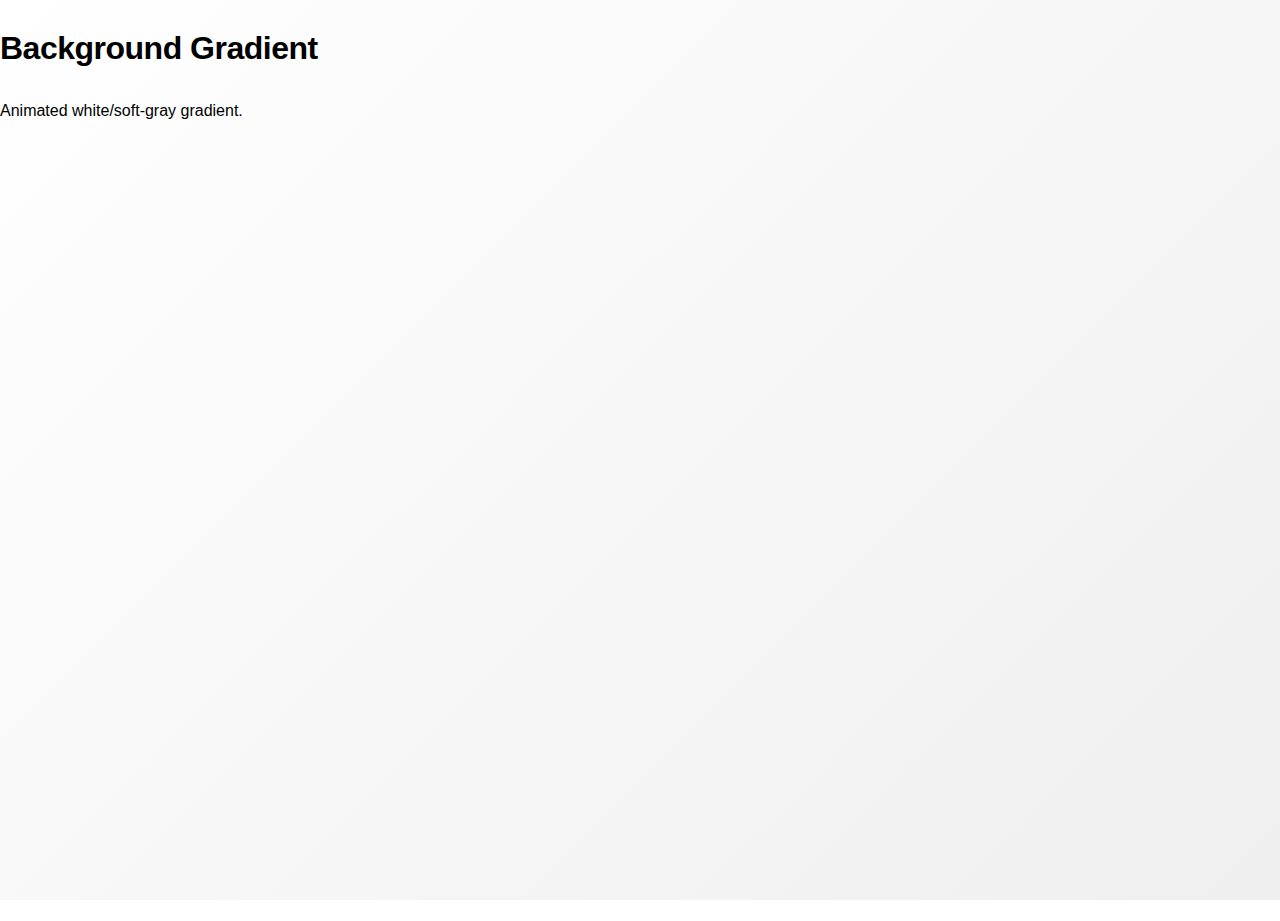
<file: test.html>
<!doctype html>
<html lang="fa">
<head>
    <meta charset="utf-8" />
    <meta name="viewport" content="width=device-width,initial-scale=1" />
    <title>Gradient Background</title>
    <link rel="stylesheet" href="Style/style.css" />
</head>
<body>
    <main class="card">
        <h1>Background Gradient</h1>
        <p>Animated white/soft-gray gradient.</p>
    </main>
</body>
</html>
</file>
<file: Style/style.css>
﻿body {
    font-family: 'Segoe UI', Tahoma, Geneva, Verdana, sans-serif;
    background-color: #ffffff;
    color: #000000;
    line-height: 1.7;
}

h1, h2, h3, h4, h5 {
    font-weight: 700;
    letter-spacing: -0.5px;
}

.profile-img {
    width: 180px;
    height: 180px;
    border: 6px solid #000;
    object-fit: cover;
}

.section-title {
    border-bottom: 4px solid #000;
    padding-bottom: 10px;
    margin-bottom: 24px;
    font-size: 1.5rem;
    font-weight: 800;
    text-transform: uppercase;
    letter-spacing: 1px;
}

.skill-tag {
    background: #000;
    color: #fff;
    padding: 8px 16px;
    border-radius: 50px;
    font-size: 0.9rem;
    font-weight: 600;
}

a {
    color: #000;
    text-decoration: underline;
}

    a:hover {
        opacity: 0.7;
    }


/*‌Back animation*/

:root {
    --c1: #ffffff;
    --c2: #bfbfbf;
    --angle: 135deg;
}

html, body {
    margin: 0;
    padding: 0;
    height: 100%;
}

body {
    background: linear-gradient(var(--angle), var(--c1), var(--c2));
    background-size: 400% 400%;
    background-attachment: fixed;
    animation: breathing 10s ease-in-out infinite;
    min-height: 100vh;
}

@keyframes breathing {
    0% {
        background-position: 0% 50%;
    }

    50% {
        background-position: 100% 50%;
    }

    100% {
        background-position: 0% 50%;
    }
}
</file>
